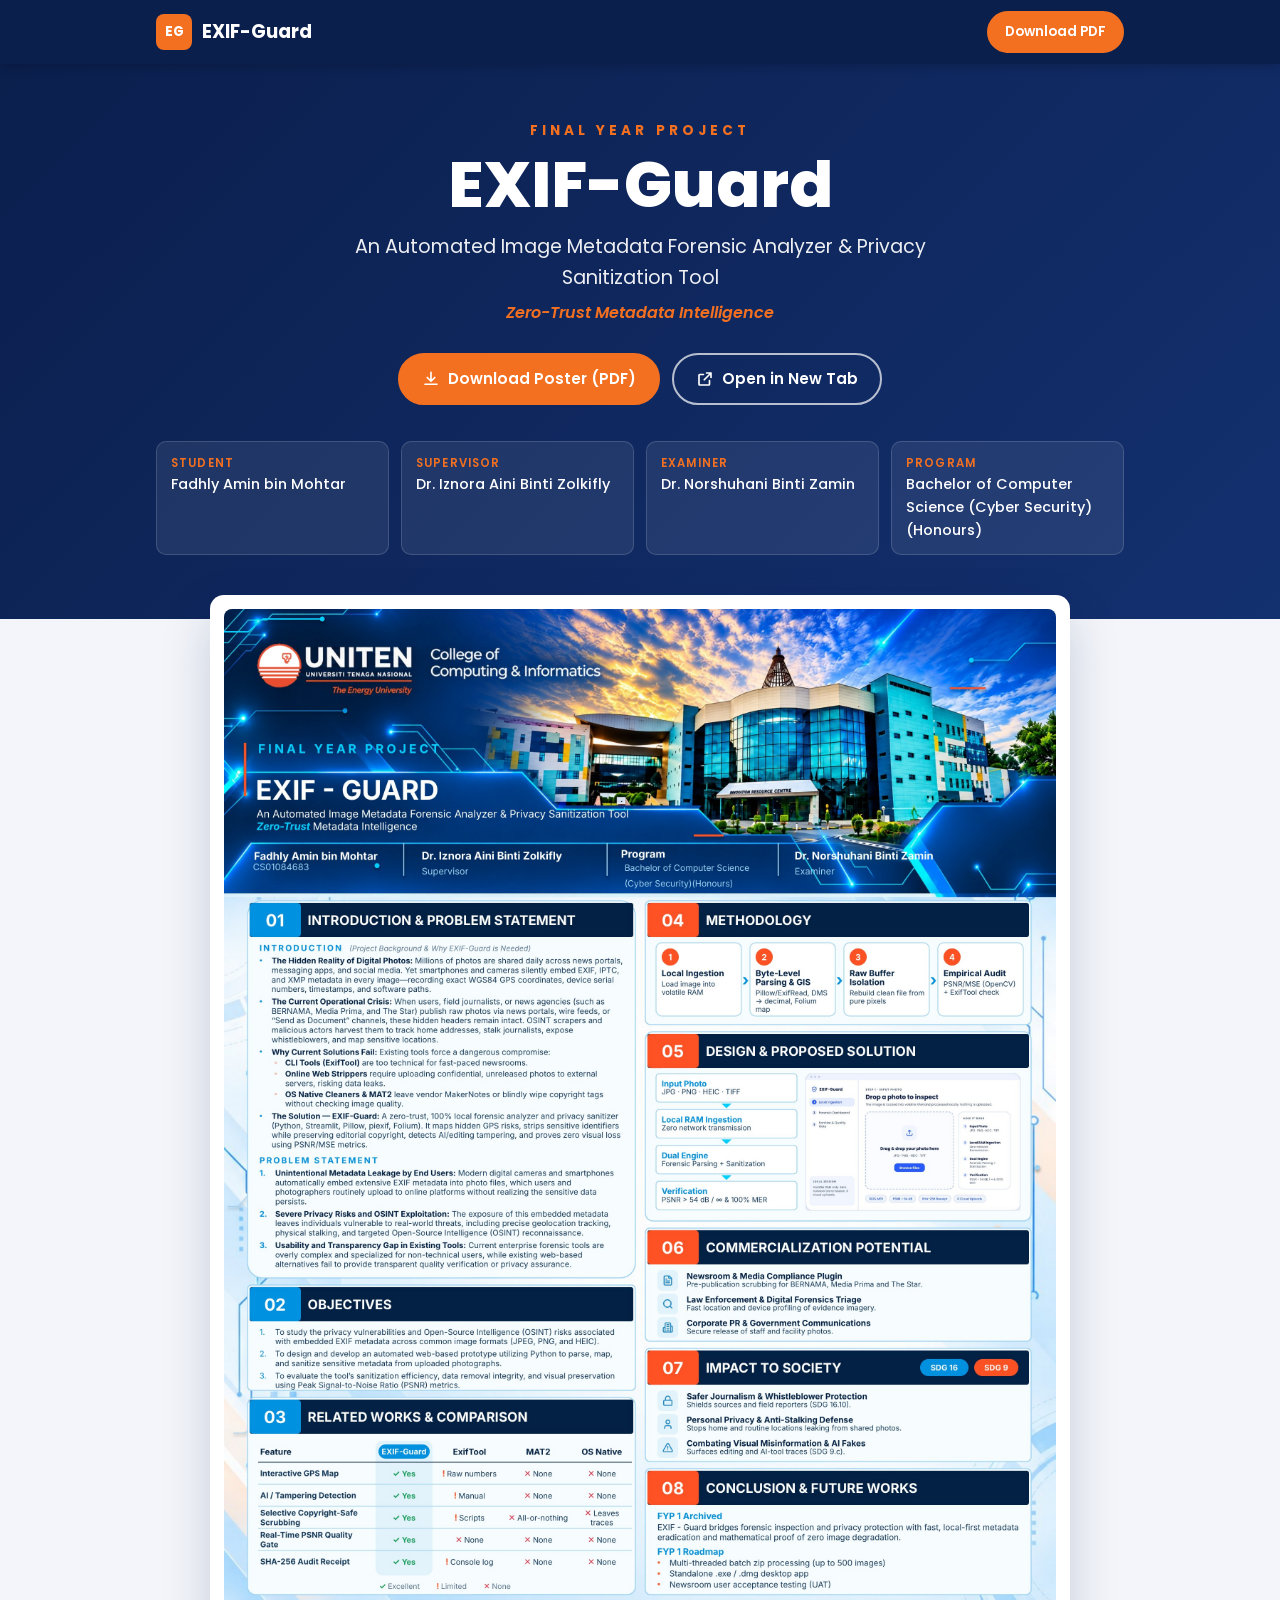
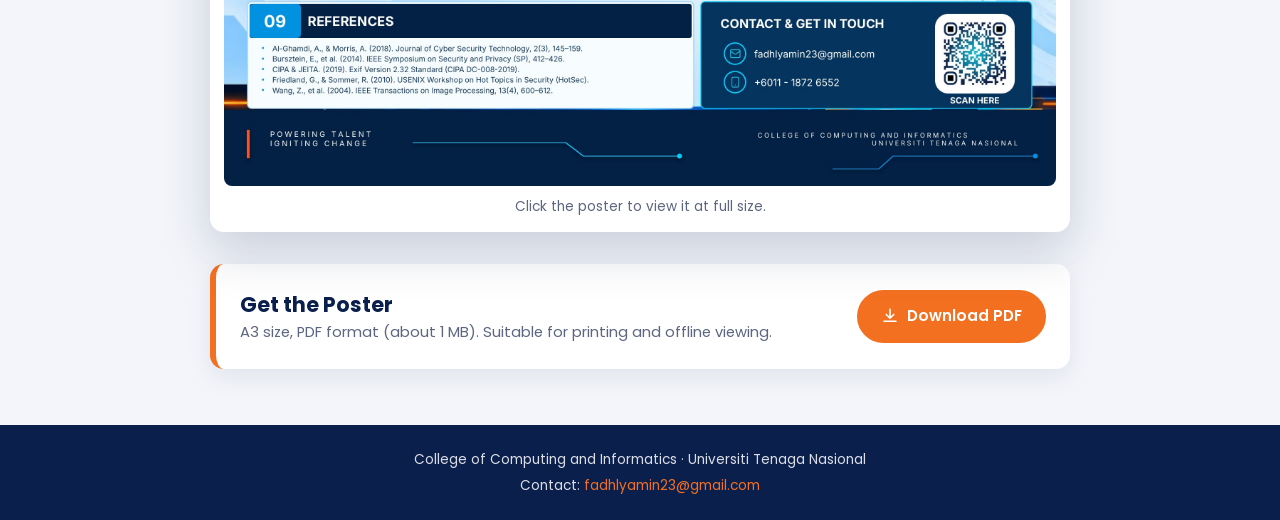
<file: index.html>
<!DOCTYPE html>
<html lang="en">
<head>
  <meta charset="UTF-8">
  <meta name="viewport" content="width=device-width, initial-scale=1.0">
  <title>EXIF-Guard | Final Year Project Poster</title>
  <meta name="description" content="EXIF-Guard: An Automated Image Metadata Forensic Analyzer & Privacy Sanitization Tool. Final Year Project poster, Universiti Tenaga Nasional.">
  <link rel="preconnect" href="https://fonts.googleapis.com">
  <link rel="preconnect" href="https://fonts.gstatic.com" crossorigin>
  <link href="https://fonts.googleapis.com/css2?family=Poppins:wght@400;500;600;700;800&display=swap" rel="stylesheet">
  <link rel="stylesheet" href="style.css">
</head>
<body>

  <!-- ===== Header ===== -->
  <header class="site-header">
    <div class="container header-inner">
      <div class="brand">
        <span class="brand-mark">EG</span>
        <span class="brand-text">EXIF-Guard</span>
      </div>
      <a class="btn btn-small" href="assets/EXIF-GUARD_Poster_UNITEN.pdf" download>
        Download PDF
      </a>
    </div>
  </header>

  <!-- ===== Hero ===== -->
  <section class="hero">
    <div class="container">
      <p class="eyebrow">Final Year Project</p>
      <h1>EXIF-Guard</h1>
      <p class="subtitle">
        An Automated Image Metadata Forensic Analyzer &amp; Privacy Sanitization Tool
      </p>
      <p class="tagline">Zero-Trust Metadata Intelligence</p>

      <div class="hero-actions">
        <a class="btn" href="assets/EXIF-GUARD_Poster_UNITEN.pdf" download>
          <svg viewBox="0 0 24 24" aria-hidden="true"><path d="M12 3v12m0 0l-5-5m5 5l5-5M4 19h16" /></svg>
          Download Poster (PDF)
        </a>
        <a class="btn btn-outline" href="assets/EXIF-GUARD_Poster_UNITEN.pdf" target="_blank" rel="noopener">
          <svg viewBox="0 0 24 24" aria-hidden="true"><path d="M14 4h6v6M20 4l-9 9M18 14v5a1 1 0 0 1-1 1H5a1 1 0 0 1-1-1V7a1 1 0 0 1 1-1h5" /></svg>
          Open in New Tab
        </a>
      </div>

      <ul class="info">
        <li><span>Student</span>Fadhly Amin bin Mohtar</li>
        <li><span>Supervisor</span>Dr. Iznora Aini Binti Zolkifly</li>
        <li><span>Examiner</span>Dr. Norshuhani Binti Zamin</li>
        <li><span>Program</span>Bachelor of Computer Science (Cyber Security) (Honours)</li>
      </ul>
    </div>
  </section>

  <!-- ===== Poster ===== -->
  <main class="container">
    <figure class="poster-card">
      <a href="assets/poster.jpg" target="_blank" rel="noopener" title="Click to view full size">
        <img src="assets/poster.jpg"
             alt="EXIF-Guard final year project poster: introduction, objectives, related works, methodology, design, commercialization potential, impact to society, conclusion and references."
             width="2338" height="3308">
      </a>
      <figcaption>Click the poster to view it at full size.</figcaption>
    </figure>

    <section class="download-box">
      <div>
        <h2>Get the Poster</h2>
        <p>A3 size, PDF format (about 1 MB). Suitable for printing and offline viewing.</p>
      </div>
      <a class="btn" href="assets/EXIF-GUARD_Poster_UNITEN.pdf" download>
        <svg viewBox="0 0 24 24" aria-hidden="true"><path d="M12 3v12m0 0l-5-5m5 5l5-5M4 19h16" /></svg>
        Download PDF
      </a>
    </section>
  </main>

  <!-- ===== Footer ===== -->
  <footer class="site-footer">
    <div class="container">
      <p>College of Computing and Informatics &middot; Universiti Tenaga Nasional</p>
      <p class="contact">Contact: <a href="mailto:fadhlyamin23@gmail.com">fadhlyamin23@gmail.com</a></p>
    </div>
  </footer>

</body>
</html>
</file>
<file: style.css>
/* ===== Base ===== */
:root {
  --navy: #0b1f4d;
  --navy-2: #13306f;
  --orange: #f37021;
  --orange-dark: #d85d12;
  --bg: #f3f5fa;
  --card: #ffffff;
  --text: #1c2333;
  --muted: #5d6680;
  --radius: 14px;
}

* {
  box-sizing: border-box;
  margin: 0;
  padding: 0;
}

html {
  scroll-behavior: smooth;
}

body {
  font-family: "Poppins", "Segoe UI", Arial, sans-serif;
  background: var(--bg);
  color: var(--text);
  line-height: 1.6;
}

.container {
  width: 100%;
  max-width: 1000px;
  margin: 0 auto;
  padding: 0 16px;
}

/* ===== Buttons ===== */
.btn {
  display: inline-flex;
  align-items: center;
  gap: 8px;
  padding: 12px 22px;
  border-radius: 999px;
  background: var(--orange);
  color: #fff;
  font-weight: 600;
  font-size: 0.95rem;
  text-decoration: none;
  border: 2px solid var(--orange);
  transition: background 0.2s, transform 0.2s, box-shadow 0.2s;
}

.btn:hover {
  background: var(--orange-dark);
  border-color: var(--orange-dark);
  transform: translateY(-2px);
  box-shadow: 0 8px 18px rgba(243, 112, 33, 0.35);
}

.btn svg {
  width: 18px;
  height: 18px;
  fill: none;
  stroke: currentColor;
  stroke-width: 2.2;
  stroke-linecap: round;
  stroke-linejoin: round;
}

.btn-outline {
  background: transparent;
  border-color: rgba(255, 255, 255, 0.7);
}

.btn-outline:hover {
  background: rgba(255, 255, 255, 0.12);
  border-color: #fff;
  box-shadow: none;
}

.btn-small {
  padding: 8px 16px;
  font-size: 0.85rem;
}

/* ===== Header ===== */
.site-header {
  position: sticky;
  top: 0;
  z-index: 10;
  background: var(--navy);
  box-shadow: 0 2px 10px rgba(0, 0, 0, 0.2);
}

.header-inner {
  display: flex;
  align-items: center;
  justify-content: space-between;
  height: 64px;
}

.brand {
  display: flex;
  align-items: center;
  gap: 10px;
  color: #fff;
  font-weight: 700;
  font-size: 1.15rem;
}

.brand-mark {
  display: grid;
  place-items: center;
  width: 36px;
  height: 36px;
  border-radius: 8px;
  background: var(--orange);
  font-size: 0.85rem;
}

/* ===== Hero ===== */
.hero {
  background: linear-gradient(135deg, var(--navy) 0%, var(--navy-2) 100%);
  color: #fff;
  padding: 56px 0 64px;
  text-align: center;
}

.eyebrow {
  color: var(--orange);
  font-weight: 700;
  letter-spacing: 0.3em;
  text-transform: uppercase;
  font-size: 0.85rem;
}

.hero h1 {
  font-size: clamp(2.4rem, 7vw, 4rem);
  font-weight: 800;
  line-height: 1.1;
  margin: 8px 0 12px;
}

.subtitle {
  font-size: clamp(1rem, 2.5vw, 1.2rem);
  max-width: 680px;
  margin: 0 auto;
  opacity: 0.92;
}

.tagline {
  margin-top: 6px;
  color: var(--orange);
  font-style: italic;
  font-weight: 600;
}

.hero-actions {
  display: flex;
  flex-wrap: wrap;
  justify-content: center;
  gap: 12px;
  margin: 28px 0 36px;
}

.info {
  list-style: none;
  display: grid;
  grid-template-columns: repeat(auto-fit, minmax(200px, 1fr));
  gap: 12px;
  text-align: left;
}

.info li {
  background: rgba(255, 255, 255, 0.08);
  border: 1px solid rgba(255, 255, 255, 0.15);
  border-radius: 10px;
  padding: 12px 14px;
  font-size: 0.9rem;
  font-weight: 500;
}

.info span {
  display: block;
  font-size: 0.72rem;
  font-weight: 600;
  text-transform: uppercase;
  letter-spacing: 0.1em;
  color: var(--orange);
}

/* ===== Poster ===== */
.poster-card {
  margin: -24px auto 0;
  max-width: 860px;
  background: var(--card);
  border-radius: var(--radius);
  padding: 14px;
  box-shadow: 0 20px 50px rgba(11, 31, 77, 0.18);
  position: relative;
}

.poster-card img {
  display: block;
  width: 100%;
  height: auto;
  border-radius: 8px;
  cursor: zoom-in;
}

.poster-card figcaption {
  text-align: center;
  color: var(--muted);
  font-size: 0.85rem;
  margin-top: 10px;
}

/* ===== Download box ===== */
.download-box {
  max-width: 860px;
  margin: 32px auto 56px;
  background: var(--card);
  border-left: 6px solid var(--orange);
  border-radius: var(--radius);
  padding: 24px;
  display: flex;
  align-items: center;
  justify-content: space-between;
  gap: 20px;
  flex-wrap: wrap;
  box-shadow: 0 8px 24px rgba(11, 31, 77, 0.08);
}

.download-box h2 {
  color: var(--navy);
  font-size: 1.3rem;
}

.download-box p {
  color: var(--muted);
  font-size: 0.92rem;
}

/* ===== Footer ===== */
.site-footer {
  background: var(--navy);
  color: rgba(255, 255, 255, 0.85);
  text-align: center;
  padding: 24px 0;
  font-size: 0.85rem;
}

.site-footer a {
  color: var(--orange);
  text-decoration: none;
}

.site-footer a:hover {
  text-decoration: underline;
}

.contact {
  margin-top: 4px;
}

/* ===== Responsive ===== */
@media (max-width: 600px) {
  .hero {
    padding: 40px 0 52px;
  }

  .hero-actions .btn {
    width: 100%;
    justify-content: center;
  }

  .poster-card {
    padding: 8px;
  }

  .download-box {
    flex-direction: column;
    align-items: flex-start;
  }

  .download-box .btn {
    width: 100%;
    justify-content: center;
  }
}
</file>
